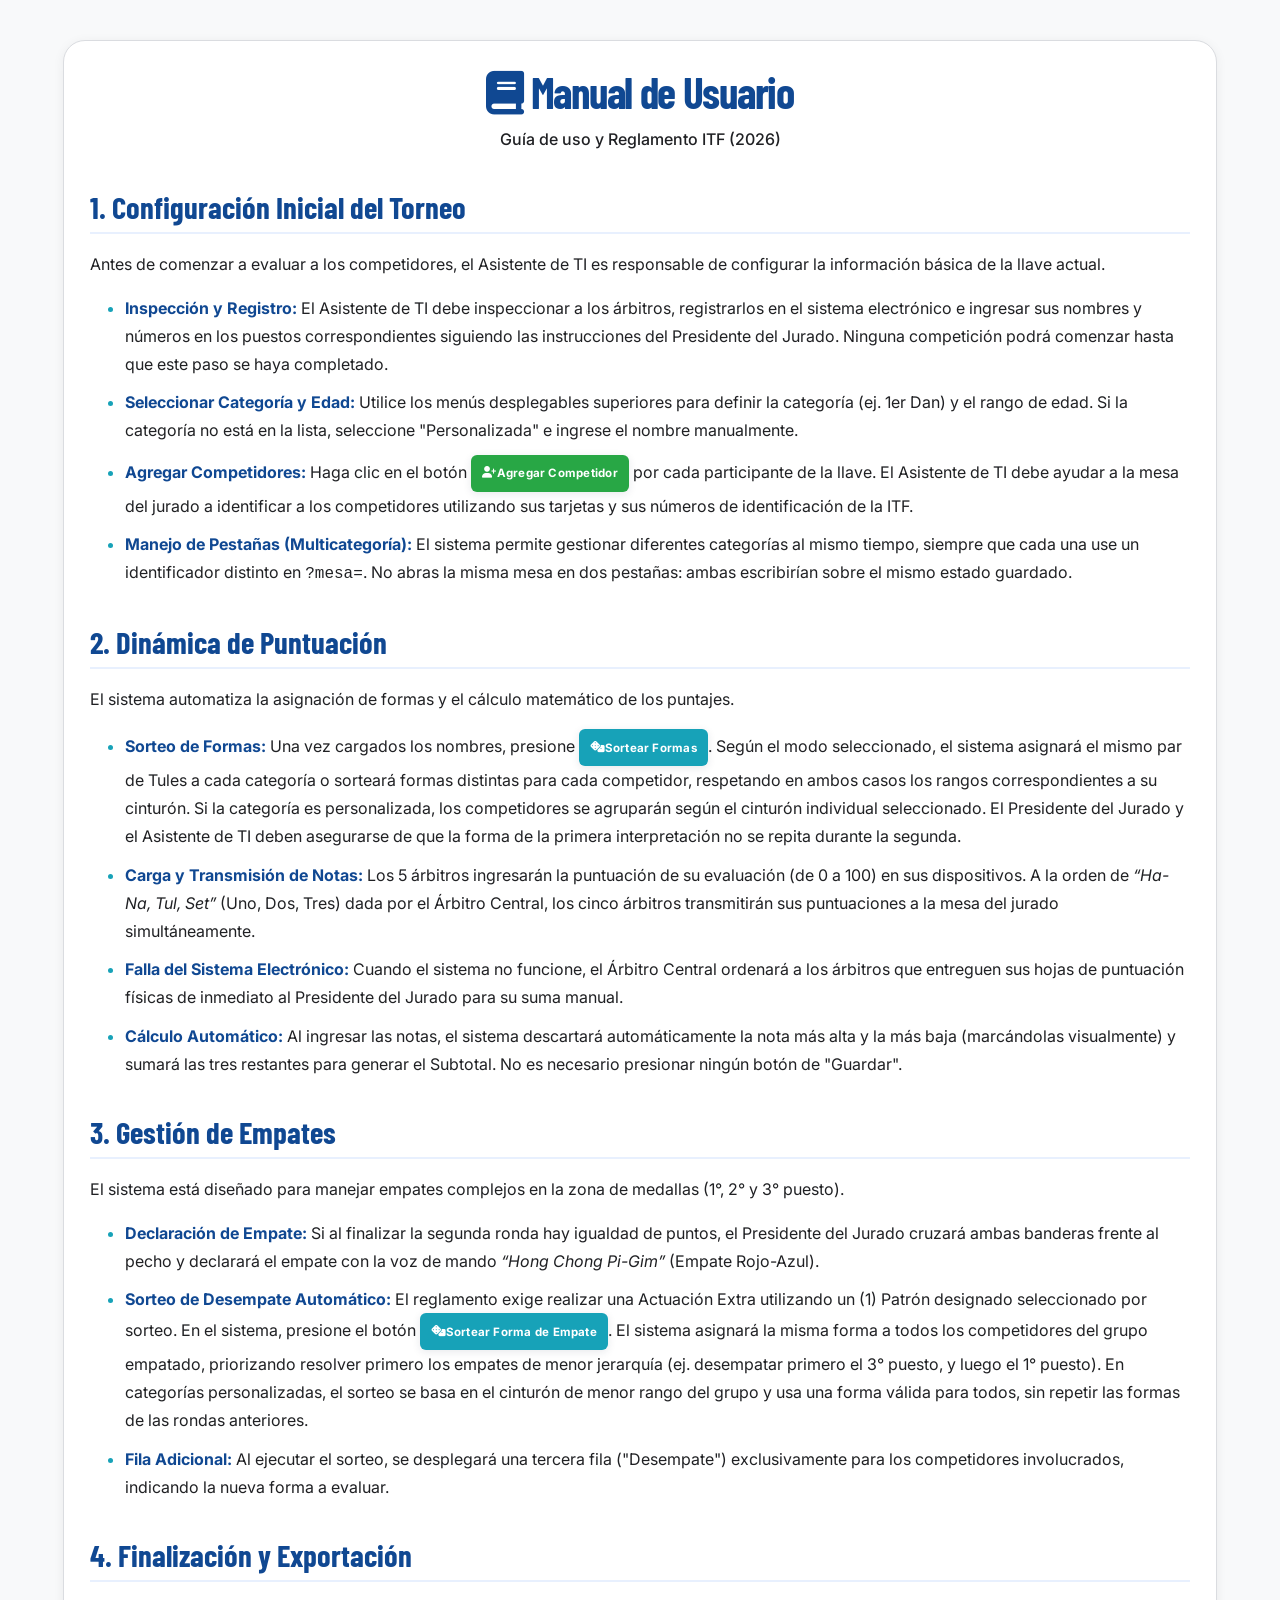
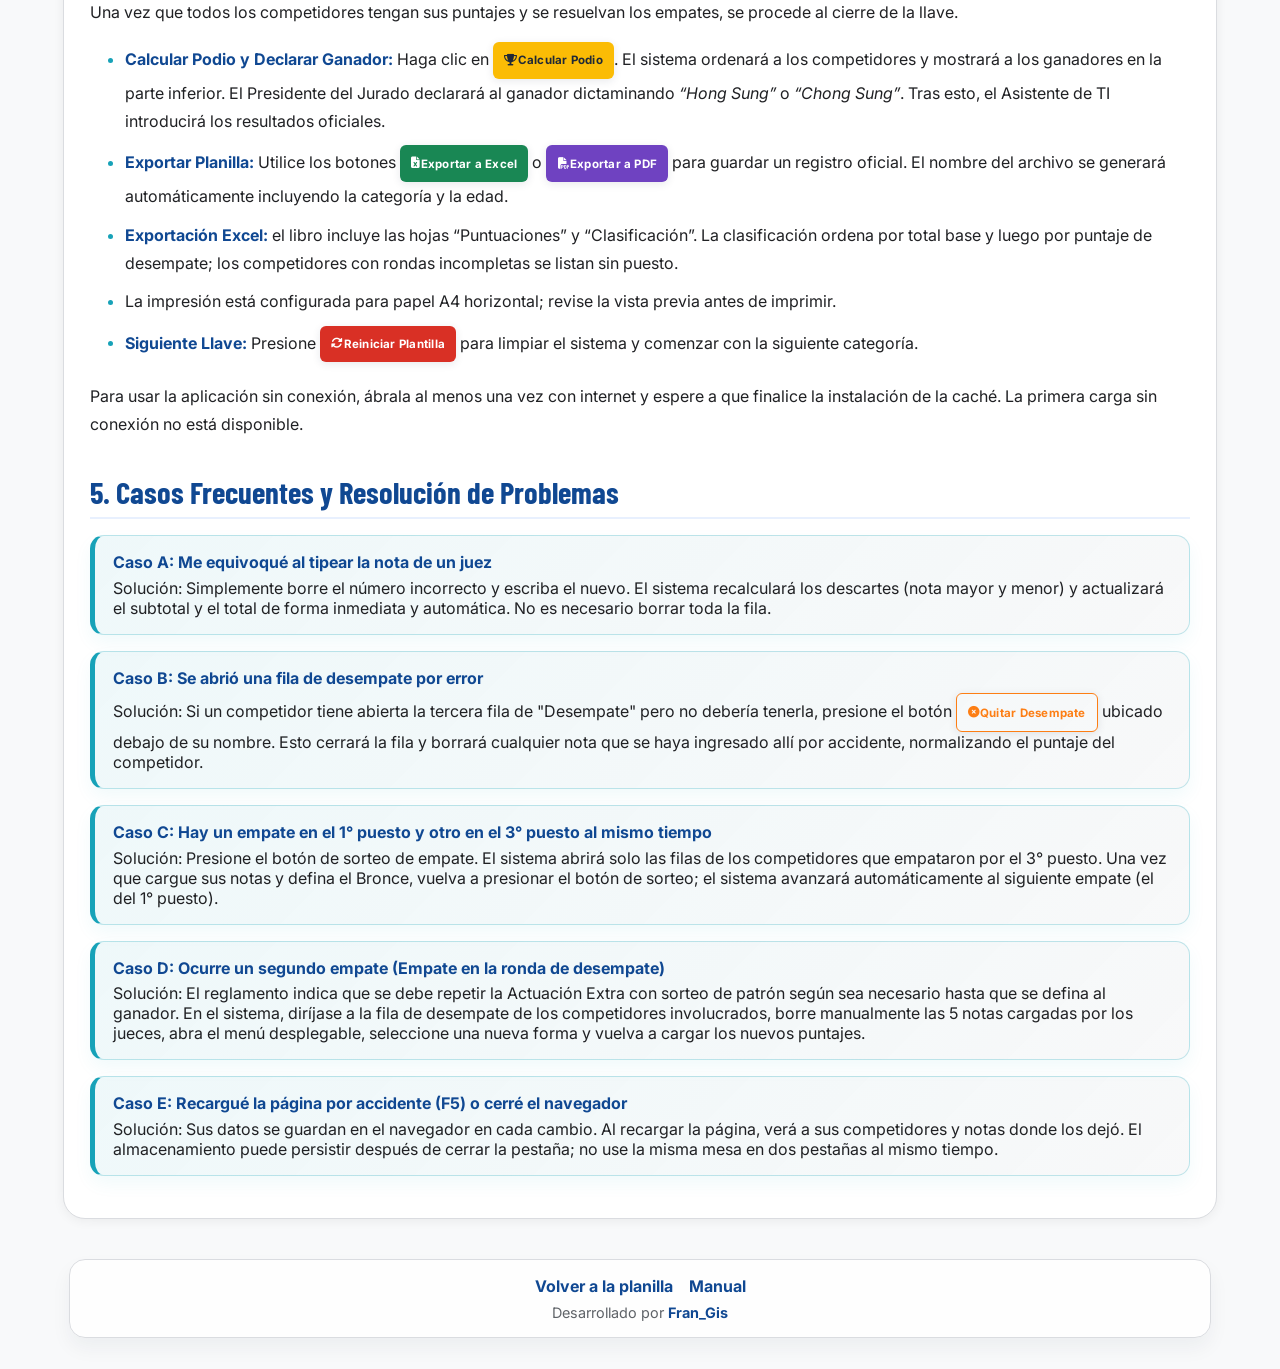
<file: pages/manual.html>
<!doctype html>
<html lang="es">
  <head>
    <meta charset="UTF-8" />
    <meta name="viewport" content="width=device-width, initial-scale=1.0" />
    <title>Manual de Usuario - Planilla ITF</title>
    <link rel="stylesheet" href="../styles/styles.css" />
    <link rel="stylesheet" href="https://cdnjs.cloudflare.com/ajax/libs/font-awesome/6.4.0/css/all.min.css" />
  </head>
  <body>
    <div class="manual-page-body">
      <main class="manual-page">
        <header>
          <h1><i class="fas fa-book"></i> Manual de Usuario</h1>
          <p class="manual-subtitle">Guía de uso y Reglamento ITF (2026)</p>
        </header>

        <section class="manual-container" aria-label="Manual de usuario">
          <h2>1. Configuración Inicial del Torneo</h2>
          <p>
            Antes de comenzar a evaluar a los competidores, el Asistente de TI es responsable de configurar la
            información básica de la llave actual.
          </p>
          <ul>
            <li>
              <strong>Inspección y Registro:</strong> El Asistente de TI debe inspeccionar a los árbitros, registrarlos
              en el sistema electrónico e ingresar sus nombres y números en los puestos correspondientes siguiendo las
              instrucciones del Presidente del Jurado. Ninguna competición podrá comenzar hasta que este paso se haya
              completado.
            </li>
            <li>
              <strong>Seleccionar Categoría y Edad:</strong> Utilice los menús desplegables superiores para definir la
              categoría (ej. 1er Dan) y el rango de edad. Si la categoría no está en la lista, seleccione
              "Personalizada" e ingrese el nombre manualmente.
            </li>
            <li>
              <strong>Agregar Competidores:</strong> Haga clic en el botón
              <span class="btn-badge bg-success"><i class="fas fa-user-plus"></i> Agregar Competidor</span>
              por cada participante de la llave. El Asistente de TI debe ayudar a la mesa del jurado a identificar a los
              competidores utilizando sus tarjetas y sus números de identificación de la ITF.
            </li>
            <li>
              <strong>Manejo de Pestañas (Multicategoría):</strong> El sistema permite gestionar diferentes categorías
              al mismo tiempo, siempre que cada una use un identificador distinto en <code>?mesa=</code>. No abras la
              misma mesa en dos pestañas: ambas escribirían sobre el mismo estado guardado.
            </li>
          </ul>

          <h2>2. Dinámica de Puntuación</h2>
          <p>El sistema automatiza la asignación de formas y el cálculo matemático de los puntajes.</p>
          <ul>
            <li>
              <strong>Sorteo de Formas:</strong> Una vez cargados los nombres, presione
              <span class="btn-badge bg-accent"><i class="fas fa-dice"></i> Sortear Formas</span>. Según el modo
              seleccionado, el sistema asignará el mismo par de Tules a cada categoría o sorteará formas distintas
              para cada competidor, respetando en ambos casos los rangos correspondientes a su cinturón. Si la
              categoría es personalizada, los competidores se agruparán según el cinturón individual seleccionado.
              El Presidente del Jurado y el Asistente de TI deben asegurarse de que la forma de la primera
              interpretación no se repita durante la segunda.
            </li>
            <li>
              <strong>Carga y Transmisión de Notas:</strong> Los 5 árbitros ingresarán la puntuación de su evaluación
              (de 0 a 100) en sus dispositivos. A la orden de <em>“Ha-Na, Tul, Set”</em> (Uno, Dos, Tres) dada por el
              Árbitro Central, los cinco árbitros transmitirán sus puntuaciones a la mesa del jurado simultáneamente.
            </li>
            <li>
              <strong>Falla del Sistema Electrónico:</strong> Cuando el sistema no funcione, el Árbitro Central ordenará
              a los árbitros que entreguen sus hojas de puntuación físicas de inmediato al Presidente del Jurado para su
              suma manual.
            </li>
            <li>
              <strong>Cálculo Automático:</strong> Al ingresar las notas, el sistema descartará automáticamente la nota
              más alta y la más baja (marcándolas visualmente) y sumará las tres restantes para generar el Subtotal. No
              es necesario presionar ningún botón de "Guardar".
            </li>
          </ul>

          <h2>3. Gestión de Empates</h2>
          <p>El sistema está diseñado para manejar empates complejos en la zona de medallas (1°, 2° y 3° puesto).</p>
          <ul>
            <li>
              <strong>Declaración de Empate:</strong> Si al finalizar la segunda ronda hay igualdad de puntos, el
              Presidente del Jurado cruzará ambas banderas frente al pecho y declarará el empate con la voz de mando
              <em>“Hong Chong Pi-Gim”</em> (Empate Rojo-Azul).
            </li>
            <li>
              <strong>Sorteo de Desempate Automático:</strong> El reglamento exige realizar una Actuación Extra
              utilizando un (1) Patrón designado seleccionado por sorteo. En el sistema, presione el botón
              <span class="btn-badge bg-accent"><i class="fas fa-dice"></i> Sortear Forma de Empate</span>. El sistema
              asignará la misma forma a todos los competidores del grupo empatado, priorizando resolver primero los
              empates de menor jerarquía (ej. desempatar primero el 3° puesto, y luego el 1° puesto). En categorías
              personalizadas, el sorteo se basa en el cinturón de menor rango del grupo y usa una forma válida para
              todos, sin repetir las formas de las rondas anteriores.
            </li>
            <li>
              <strong>Fila Adicional:</strong> Al ejecutar el sorteo, se desplegará una tercera fila ("Desempate")
              exclusivamente para los competidores involucrados, indicando la nueva forma a evaluar.
            </li>
          </ul>

          <h2>4. Finalización y Exportación</h2>
          <p>
            Una vez que todos los competidores tengan sus puntajes y se resuelvan los empates, se procede al cierre de
            la llave.
          </p>
          <ul>
            <li>
              <strong>Calcular Podio y Declarar Ganador:</strong> Haga clic en
              <span class="btn-badge bg-warning"><i class="fas fa-trophy"></i> Calcular Podio</span>. El sistema
              ordenará a los competidores y mostrará a los ganadores en la parte inferior. El Presidente del Jurado
              declarará al ganador dictaminando <em>“Hong Sung”</em> o <em>“Chong Sung”</em>. Tras esto, el Asistente de
              TI introducirá los resultados oficiales.
            </li>
            <li>
              <strong>Exportar Planilla:</strong> Utilice los botones
              <span class="btn-badge bg-excel"><i class="fas fa-file-excel"></i> Exportar a Excel</span>
              o
              <span class="btn-badge bg-pdf"><i class="fas fa-file-pdf"></i> Exportar a PDF</span>
              para guardar un registro oficial. El nombre del archivo se generará automáticamente incluyendo la
              categoría y la edad.
            </li>
            <li>
              <strong>Exportación Excel:</strong> el libro incluye las hojas “Puntuaciones” y “Clasificación”. La
              clasificación ordena por total base y luego por puntaje de desempate; los competidores con rondas
              incompletas se listan sin puesto.
            </li>
            <li>La impresión está configurada para papel A4 horizontal; revise la vista previa antes de imprimir.</li>
            <li>
              <strong>Siguiente Llave:</strong> Presione
              <span class="btn-badge bg-danger"><i class="fas fa-sync-alt"></i> Reiniciar Plantilla</span>
              para limpiar el sistema y comenzar con la siguiente categoría.
            </li>
          </ul>

          <p>
            Para usar la aplicación sin conexión, ábrala al menos una vez con internet y espere a que finalice la
            instalación de la caché. La primera carga sin conexión no está disponible.
          </p>

          <h2>5. Casos Frecuentes y Resolución de Problemas</h2>

          <div class="caso-estudio">
            <strong>Caso A: Me equivoqué al tipear la nota de un juez</strong><br />
            Solución: Simplemente borre el número incorrecto y escriba el nuevo. El sistema recalculará los descartes
            (nota mayor y menor) y actualizará el subtotal y el total de forma inmediata y automática. No es necesario
            borrar toda la fila.
          </div>

          <div class="caso-estudio">
            <strong>Caso B: Se abrió una fila de desempate por error</strong><br />
            Solución: Si un competidor tiene abierta la tercera fila de "Desempate" pero no debería tenerla, presione el
            botón
            <span class="btn-badge bg-desempate"><i class="fas fa-times-circle"></i> Quitar Desempate</span>
            ubicado debajo de su nombre. Esto cerrará la fila y borrará cualquier nota que se haya ingresado allí por
            accidente, normalizando el puntaje del competidor.
          </div>

          <div class="caso-estudio">
            <strong>Caso C: Hay un empate en el 1° puesto y otro en el 3° puesto al mismo tiempo</strong><br />
            Solución: Presione el botón de sorteo de empate. El sistema abrirá solo las filas de los competidores que
            empataron por el 3° puesto. Una vez que cargue sus notas y defina el Bronce, vuelva a presionar el botón de
            sorteo; el sistema avanzará automáticamente al siguiente empate (el del 1° puesto).
          </div>

          <div class="caso-estudio">
            <strong>Caso D: Ocurre un segundo empate (Empate en la ronda de desempate)</strong><br />
            Solución: El reglamento indica que se debe repetir la Actuación Extra con sorteo de patrón según sea
            necesario hasta que se defina al ganador. En el sistema, diríjase a la fila de desempate de los competidores
            involucrados, borre manualmente las 5 notas cargadas por los jueces, abra el menú desplegable, seleccione
            una nueva forma y vuelva a cargar los nuevos puntajes.
          </div>

          <div class="caso-estudio">
            <strong>Caso E: Recargué la página por accidente (F5) o cerré el navegador</strong><br />
            Solución: Sus datos se guardan en el navegador en cada cambio. Al recargar la página, verá a sus
            competidores y notas donde los dejó. El almacenamiento puede persistir después de cerrar la pestaña; no use
            la misma mesa en dos pestañas al mismo tiempo.
          </div>
        </section>
      </main>

      <footer class="manual-footer">
        <nav class="manual-footer-nav" aria-label="Navegación del manual">
          <a href="../index.html">Volver a la planilla</a>
          <a href="./manual.html">Manual</a>
        </nav>
        <p>
          Desarrollado por
          <a href="https://github.com/Francisco-Gismondi" target="_blank" rel="noopener noreferrer">
            <strong>Fran_Gis</strong>
          </a>
        </p>
      </footer>
    </div>

    <script src="../scripts/inicializacion.js" data-service-worker="../sw.js"></script>
  </body>
</html>
</file>
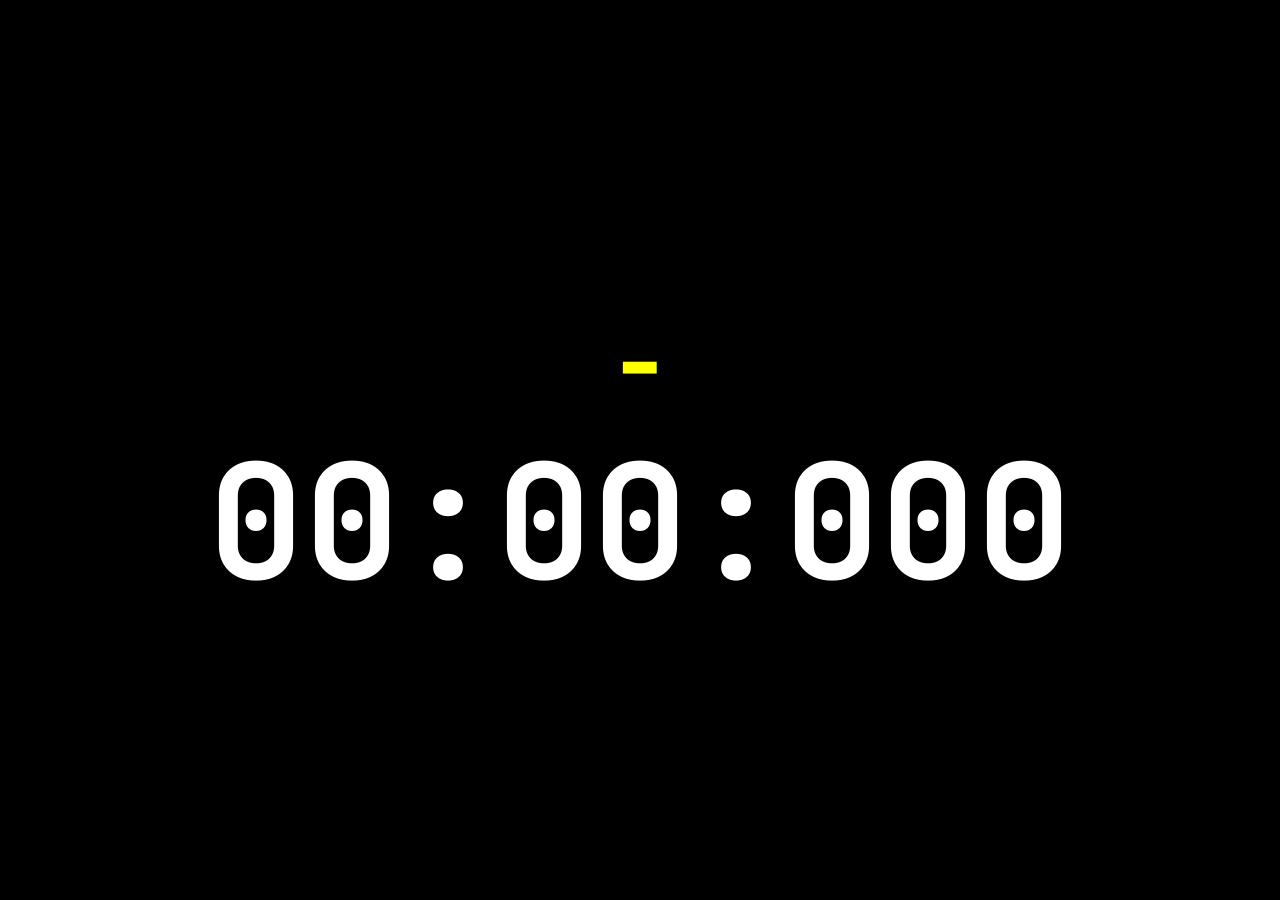
<file: pages/marcador.html>
<!doctype html>
<html lang="es">
  <head>
    <meta charset="UTF-8" />
    <meta name="viewport" content="width=device-width, initial-scale=1.0" />
    <title>Marcador Público</title>
    <link rel="stylesheet" href="https://cdnjs.cloudflare.com/ajax/libs/font-awesome/6.4.0/css/all.min.css" />
    <link rel="stylesheet" href="../styles/styles.css" />
  </head>
  <body class="marcador-page-body">
    <div id="nombreFormaTV">-</div>
    <div id="displayTV">00:00:000</div>
    <script src="../scripts/marcador.js"></script>
  </body>
</html>
</file>
<file: styles/styles.css>
@import url("https://fonts.googleapis.com/css2?family=Barlow+Condensed:wght@500;600;700&family=Inter:wght@400;500;600;700&family=JetBrains+Mono:wght@400;500;700&display=swap");
@layer base, componentes, paginas, responsive, impresion;

:root {
  --color-fondo: #f8f9fa;
  --color-superficie: #ffffff;
  --color-superficie-suave: #f1f3f4;
  --color-principal: #104892;
  --color-principal-suave: #e8f0fe;
  --color-acento: #17a2b8;
  --color-exito: #28a745;
  --color-advertencia: #fbbc05;
  --color-peligro: #d93025;
  --color-texto: #202124;
  --color-texto-secundario: #5f6368;
  --color-borde: #dadce0;
  --color-enlace-tiempo: #0056b3;
  --sombra-panel: 0 2px 12px rgba(0, 0, 0, 0.06);

  --espaciado-xs: 4px;
  --espaciado-sm: 6px;
  --espaciado-md: 10px;
  --espaciado-lg: 15px;
  --espaciado-xl: 20px;
  --espaciado-xxl: 24px;

  --radio-control: 4px;
  --radio-panel: 8px;
  --radio-redondo: 6px;

  --fuente-titulo: "Barlow Condensed", "Arial Narrow", sans-serif;
  --fuente-cuerpo: "Inter", "Segoe UI", system-ui, sans-serif;
  --fuente-numeros: "JetBrains Mono", monospace;

  --tamano-texto-xs: 0.82rem;
  --tamano-texto-sm: 0.9rem;
  --tamano-texto-md: 0.95rem;
  --tamano-texto-lg: 1rem;
  --tamano-texto-xl: 1.1rem;
  --tamano-titulo: 2.2rem;

  --altura-control: 48px;
  --ancho-contenido: 1200px;
}

/* ==========================================================================
   CAPA 1 · BASE
   Elementos HTML y tipografía. Sin clases de componentes.
   ========================================================================== */
@layer base {
  html,
  body {
    width: 100%;
    margin: 0;
    padding: 0;
  }

  body {
    font-family: var(--fuente-cuerpo);
    background-color: var(--color-fondo);
    color: #333;
    display: flex;
    flex-direction: column;
  }

  h1,
  h2,
  h3,
  .titulo-pagina,
  th {
    font-family: var(--fuente-titulo);
  }

  input[type="number"],
  .display-cronometro,
  #displayTV {
    font-family: var(--fuente-numeros);
    font-variant-numeric: tabular-nums;
  }

  input[type="number"],
  input[type="text"],
  select {
    width: 100%;
    min-height: var(--altura-control);
    box-sizing: border-box;
    padding: var(--espaciado-sm) var(--espaciado-md);
    border: 1px solid #ccc;
    border-radius: 4px;
    text-align: center;
    background-color: var(--color-superficie);
  }

  input[type="text"] {
    text-align: left;
  }

  button {
    display: inline-flex;
    align-items: center;
    justify-content: center;
    gap: 8px;
    min-height: var(--altura-control);
    padding: 10px 16px;
    border: 1px solid transparent;
    border-radius: var(--radio-redondo);
    font-family: var(--fuente-cuerpo);
    font-weight: 600;
    font-size: 1rem;
    line-height: 1.2;
    letter-spacing: 0.01em;
    cursor: pointer;
    transition:
      background-color 0.18s ease,
      border-color 0.18s ease,
      color 0.18s ease;
  }

  button i.fas {
    margin-right: 6px;
    font-size: 0.95em;
  }

  :focus-visible {
    outline: 3px solid #0056b3;
    outline-offset: 2px;
  }

  table {
    width: 100%;
    border-collapse: collapse;
    margin-bottom: 20px;
  }

  th,
  td {
    border: 1px solid var(--color-borde);
    padding: 12px 8px;
    text-align: center;
    background-color: var(--color-superficie);
  }

  th {
    background-color: var(--color-principal);
    color: white;
    font-size: clamp(0.9rem, 1.2vw, 1.05rem);
    text-transform: uppercase;
  }

  td {
    font-size: var(--tamano-texto-md);
  }
}

/* ==========================================================================
   CAPA 2 · COMPONENTES
   Layout, controles, tabla, cronómetro y podio.
   ========================================================================== */
@layer componentes {
  /* ---------- Layout ---------- */
  .page-shell {
    display: flex;
    flex-direction: column;
    min-height: calc(100vh - 40px);
    width: 100%;
  }

  .contenedor {
    max-width: 1400px;
    width: 100%;
    box-sizing: border-box;
    margin: 0 auto;
    background: var(--color-superficie);
    padding: var(--espaciado-xl);
    border-radius: var(--radio-panel);
    box-shadow: 0 4px 6px rgba(0, 0, 0, 0.1);
  }

  .table-container {
    width: 100%;
    overflow-x: auto;
    -webkit-overflow-scrolling: touch;
  }

  .valor-forma-pdf {
    display: none;
  }

  .controles-superiores {
    display: flex;
    justify-content: space-between;
    margin-bottom: 20px;
    padding: 15px;
    background-color: var(--color-superficie);
    position: sticky;
    top: 0;
    z-index: 100;
    border-radius: 8px;
    box-shadow: 0 4px 6px rgba(0, 0, 0, 0.08);
    border: 1px solid var(--color-borde);
  }

  .numero-competidor {
    text-align: left;
    display: flex;
    align-items: center;
    font-weight: 700;
    font-size: clamp(1rem, 1.8vw, 1.15rem);
    color: var(--color-principal);
  }

  .grupo-botones {
    display: flex;
    gap: 10px;
  }

  .grupo-botones-principales button {
    align-items: center;
    min-width: 150px;
  }

  .grupo-botones-cuadrado {
    display: grid;
    grid-template-columns: repeat(2, minmax(0, 1fr));
    gap: 6px;
    width: min(100%, 400px);
  }

  .grupo-botones-cuadrado button {
    width: 100%;
    min-width: 0;
    min-height: 44px;
    padding: 7px 9px;
    font-size: 0.9rem;
    margin: 0;
  }

  .encabezado-torneo {
    display: flex;
    gap: 20px;
    margin-bottom: 20px;
    background-color: var(--color-superficie-suave);
    padding: 15px;
    border-radius: 6px;
    border: 1px solid var(--color-borde);
  }

  .encabezado-torneo .campo {
    flex: 1;
    display: flex;
    flex-direction: column;
    gap: 5px;
  }

  .encabezado-torneo label {
    font-weight: bold;
    font-size: var(--tamano-texto-sm);
    color: #495057;
  }

  .controles {
    display: flex;
    gap: 15px;
    margin-top: 20px;
    justify-content: center;
  }

  .seccion-podio {
    text-align: center;
    border-top: 2px dashed #ccc;
    padding-top: 20px;
  }

  .encabezado-principal {
    width: 100%;
  }

  .title-wrapper {
    position: relative;
    display: flex;
    align-items: center;
    justify-content: center;
    margin-bottom: 16px;
  }

  .titulo-link {
    display: flex;
    align-items: center;
    justify-content: center;
    gap: 12px;
    max-width: calc(100% - 96px);
    margin: 0 auto;
    color: inherit;
    text-decoration: none;
  }

  .btn-menu-configuracion {
    position: absolute;
    top: 50%;
    right: 0;
    width: 48px;
    min-width: 48px;
    height: 48px;
    min-height: 48px;
    padding: 0;
    transform: translateY(-50%);
    background-color: var(--color-superficie);
    border-color: var(--color-borde);
    color: var(--color-principal);
    font-size: 1.2rem;
  }

  .btn-menu-configuracion i.fas,
  .btn-cerrar-configuracion i.fas {
    margin: 0;
  }

  .menu-overlay {
    position: fixed;
    inset: 0;
    z-index: 2000;
    display: grid;
    justify-items: end;
    align-items: start;
    padding: 16px;
    box-sizing: border-box;
    background-color: rgba(20, 30, 45, 0.28);
  }

  .menu-overlay[hidden] {
    display: none;
  }

  .panel-configuracion {
    width: min(360px, 100%);
    max-height: min(70vh, 520px);
    max-height: min(70dvh, 520px);
    overflow-y: auto;
    box-sizing: border-box;
    padding: 20px;
    border: 1px solid var(--color-borde);
    border-radius: var(--radio-panel);
    background-color: var(--color-superficie);
    box-shadow: 0 12px 32px rgba(0, 0, 0, 0.2);
  }

  .encabezado-configuracion {
    display: flex;
    align-items: center;
    justify-content: space-between;
    gap: 12px;
  }

  .encabezado-configuracion h2 {
    margin: 0;
    color: var(--color-texto);
    font-size: 1.6rem;
    text-align: left;
  }

  .btn-cerrar-configuracion {
    width: 44px;
    min-width: 44px;
    height: 44px;
    min-height: 44px;
    padding: 0;
    background: transparent;
    color: var(--color-texto-secundario);
  }

  .mensaje-configuracion {
    margin: 18px 0 0;
    color: var(--color-texto-secundario);
    line-height: 1.5;
  }

  .switch {
    position: relative;
    display: flex;
    align-items: center;
    gap: 12px;
    width: 100%;
    min-height: 44px;
    margin-top: 16px;
    color: var(--color-texto);
    line-height: 1.4;
    cursor: pointer;
  }

  .switch input {
    opacity: 0;
    width: 0;
    height: 0;
  }

  .slider {
    position: relative;
    display: block;
    flex: 0 0 60px;
    width: 60px;
    height: 34px;
    background-color: #ccc;
    transition: 0.4s;
    border-radius: 34px;
  }

  .slider:before {
    position: absolute;
    content: "";
    height: 26px;
    width: 26px;
    left: 4px;
    bottom: 4px;
    background-color: white;
    transition: 0.4s;
    border-radius: 50%;
  }

  .switch input:checked + .slider {
    background-color: var(--color-exito);
  }

  .switch input:checked + .slider:before {
    transform: translateX(26px);
  }

  .switch input:focus-visible + .slider {
    outline: 3px solid #0056b3;
    outline-offset: 3px;
  }

  .switch-label {
    flex: 1;
  }

  .slider::after {
    content: "OFF";
    position: absolute;
    right: 5px;
    top: 50%;
    transform: translateY(-50%);
    color: white;
    font-family: Arial, sans-serif;
    font-size: 12px;
    font-weight: bold;
    transition: 0.4s;
  }

  .switch input:checked + .slider::after {
    content: "ON";
    left: 5px;
    right: auto;
  }

  .titulo-icono {
    width: 64px;
    height: 64px;
    object-fit: contain;
    filter: drop-shadow(0 2px 4px rgba(26, 44, 66, 0.15));
  }

  .titulo-pagina {
    margin: 0;
    font-size: clamp(1.9rem, 4vw, 2.6rem);
    text-align: center;
    color: var(--color-texto);
  }

  .contenido-principal {
    flex: 1;
  }

  .firma-creador {
    margin-top: auto;
    padding: 14px 0 6px;
    text-align: center;
    color: #6c757d;
    font-size: 0.8rem;
    opacity: 0.75;
  }

  .firma-creador p {
    margin: 0;
  }

  /* ---------- Tabla de competidores ----------*/
  .fila-oscura {
    background-color: var(--color-superficie-suave);
  }

  .fila-oscura td,
  .fila-desempate td,
  :where(#tablaCompetidores) tbody tr td {
    background-color: inherit;
  }

  :where(#tablaCompetidores) td input,
  :where(#tablaCompetidores) td select,
  :where(#tablaCompetidores) td button {
    background-color: var(--color-superficie);
  }

  :where(#tablaCompetidores) td input,
  :where(#tablaCompetidores) td select {
    font-size: var(--tamano-texto-md);
  }

  :where(#tablaCompetidores) td input[type="number"] {
    font-size: 1rem;
  }

  .fila-desempate {
    background-color: #fff3cd;
  }

  .juez-descartado {
    text-decoration: line-through;
    color: var(--color-peligro);
    background-color: #f8d7da;
    opacity: 0.8;
  }

  .alerta-empate {
    font-size: var(--tamano-texto-xs);
    color: var(--color-peligro);
    background: white;
    padding: 3px 6px;
    border-radius: 4px;
    margin-top: 8px;
    line-height: 1.2;
    font-weight: bold;
    border: 1px solid var(--color-peligro);
    text-transform: uppercase;
  }

  /* ---------- Botones ---------- */
  .btn-eliminar {
    background-color: transparent;
    color: var(--color-peligro);
    border: 1px solid var(--color-peligro);
    min-height: 44px;
    padding: 7px 12px;
    margin-top: 8px;
    font-size: var(--tamano-texto-sm);
    width: 100%;
    border-radius: var(--radio-redondo);
  }

  .btn-eliminar:hover,
  .btn-eliminar:focus {
    background-color: var(--color-peligro);
    border-color: var(--color-peligro);
    color: white;
  }

  .btn-desempate {
    background-color: transparent;
    color: #fd7e14;
    border: 1px solid #fd7e14;
    min-height: 44px;
    padding: 7px 12px;
    margin-top: 8px;
    font-size: var(--tamano-texto-sm);
    width: 100%;
    border-radius: var(--radio-redondo);
  }

  .btn-desempate:hover,
  .btn-desempate:focus {
    background-color: #fd7e14;
    border-color: #fd7e14;
    color: white;
  }

  .btn-agregar {
    background-color: var(--color-exito);
    color: white;
    border-radius: var(--radio-redondo);
    align-self: center;
  }

  .btn-agregar:hover {
    background-color: #218838;
  }

  .btn-podio {
    background-color: var(--color-advertencia);
    color: #212529;
    border-radius: var(--radio-redondo);
    align-self: center;
  }

  .btn-podio:hover {
    background-color: #e0a800;
  }

  .btn-nueva-llave {
    background-color: #6c757d;
    color: white;
    border-radius: var(--radio-redondo);
  }

  .btn-nueva-llave:hover {
    background-color: #5a6268;
  }

  .btn-pdf {
    background-color: #0056b3;
    color: white;
    border-radius: var(--radio-redondo);
  }

  .btn-pdf:hover {
    background-color: #004080;
  }

  .btn-reiniciar {
    background-color: var(--color-peligro);
    color: white;
    border-radius: var(--radio-redondo);
  }

  .btn-reiniciar:hover {
    background-color: #c82333;
  }

  .btn-excel {
    background-color: #1d6f42;
    color: white;
    border-radius: var(--radio-redondo);
  }

  .btn-excel:hover {
    background-color: #155724;
  }

  /* ---------- Cronómetro ---------- */
  .cronometro-widget {
    display: grid;
    grid-template-columns: repeat(4, 48px);
    justify-content: center;
    align-items: center;
    gap: 10px;
    min-width: 0;
    padding: 5px 8px;
    margin-right: 10px;
    background: #343a40;
    color: white;
    border-radius: 5px;
  }

  .forma-cronometro {
    grid-row: 1;
    grid-column: 1 / -1;
    min-width: 0;
    overflow: hidden;
    text-overflow: ellipsis;
    white-space: nowrap;
    font-size: 1.2rem;
    font-weight: 600;
    color: #ffe14d;
    text-align: center;
  }

  .display-cronometro {
    grid-row: 1;
    grid-column: 1 / span 4;
    width: 100%;
    min-width: 11ch;
    font-size: clamp(1.3rem, 2.2vw, 1.8rem);
    font-weight: 700;
    line-height: 1;
    text-align: center;
    white-space: nowrap;
  }

  .cronometro-widget .display-cronometro {
    grid-row: 2;
    grid-column: 1 / -1;
  }

  .cronometro-widget .btn-cronometro {
    grid-row: 3;
  }

  .btn-cronometro {
    flex: 0 0 44px;
    min-width: 44px;
    min-height: 44px;
    padding: 5px;
    border: 0;
    border-radius: 4px;
    color: white;
    cursor: pointer;
  }

  .btn-cronometro i.fas {
    margin-right: 0;
  }

  .btn-cronometro-play {
    background: #28a745;
  }

  .btn-cronometro-pausa {
    background: var(--color-advertencia);
    color: #212529;
  }

  .btn-cronometro-reset {
    background: var(--color-peligro);
  }

  .btn-cronometro-tv {
    flex-basis: auto;
    min-width: 48px;
    background: var(--color-acento);
  }

  .estado-monitor {
    grid-column: 1 / -1;
    font-size: 0.72rem;
    color: #adb5bd;
    text-align: center;
    white-space: nowrap;
  }

  .estado-monitor.monitor-conectado {
    color: #8ce99a;
  }

  /* ---------- Podio ---------- */
  .nombres-podio {
    font-size: var(--tamano-texto-sm);
    font-weight: normal;
    margin: 5px 0;
    display: block;
    line-height: 1.3;
  }

  .podio-container {
    display: flex;
    justify-content: center;
    align-items: flex-end;
    gap: 15px;
    min-height: 220px;
    margin-top: 20px;
  }

  .puesto {
    min-width: 130px;
    max-width: 250px;
    border-radius: 8px 8px 0 0;
    display: flex;
    flex-direction: column;
    justify-content: flex-start;
    padding: 15px 5px 5px;
    font-weight: bold;
    box-shadow: 0 4px 6px rgba(0, 0, 0, 0.15);
    word-wrap: break-word;
    height: auto;
    min-height: 120px;
  }

  .puesto span {
    font-size: 0.85em;
    font-weight: normal;
    margin-top: 5px;
  }

  .oro {
    background-color: #ffd700;
    min-height: 170px;
    z-index: 3;
    color: #856404;
  }

  .plata {
    background-color: #e3e4e5;
    min-height: 130px;
    z-index: 2;
    color: #383d41;
  }

  .bronce {
    background-color: #cd7f32;
    min-height: 95px;
    z-index: 1;
    color: #fff;
  }
}

/* ==========================================================================
   CAPA 3 · PÁGINAS
   Manual de uso y pantalla pública (marcador).
   ========================================================================== */
@layer paginas {
  /* ---------- Manual ---------- */
  body.manual-page-body {
    margin: 0;
    min-height: 100vh;
    background: linear-gradient(180deg, #edf2f7 0%, var(--color-fondo) 100%);
    color: var(--color-texto);
    font-family: var(--fuente-cuerpo);
  }

  .manual-page {
    max-width: 1100px;
    margin: 40px auto;
    padding: clamp(1.5rem, 2vw, 2.5rem);
    background: var(--color-superficie);
    border: 1px solid var(--color-borde);
    border-radius: 22px;
    box-shadow: var(--sombra-panel);
  }

  .manual-page h1 {
    margin: 0 0 0.5rem;
    color: var(--color-principal);
    font-size: clamp(2.4rem, 3.4vw, 3.4rem);
    line-height: 1.15;
    text-align: center;
    letter-spacing: -0.03em;
  }

  .manual-subtitle {
    margin: 0 0 2rem;
    text-align: center;
    color: var(--color-texto-secundario);
    font-size: 1rem;
    font-weight: 500;
  }

  .manual-page h2 {
    margin: 2.2rem 0 0.8rem;
    padding-bottom: 0.45rem;
    color: var(--color-principal);
    font-size: clamp(1.8rem, 2.4vw, 2.2rem);
    border-bottom: 2px solid var(--color-principal-suave);
  }

  .manual-page p,
  .manual-page li {
    color: var(--color-texto);
    font-size: 1rem;
    line-height: 1.75;
  }

  .manual-page ul {
    margin: 0.8rem 0 1.2rem 1.2rem;
    padding-left: 1rem;
  }

  .manual-page li {
    margin-bottom: 0.65rem;
  }

  .manual-page li::marker {
    color: var(--color-acento);
    font-weight: 700;
  }

  .manual-page strong {
    color: var(--color-principal);
  }

  .manual-page .caso-estudio {
    margin: 1rem 0;
    padding: 1rem 1.1rem;
    background: linear-gradient(135deg, rgba(23, 162, 184, 0.07), rgba(26, 44, 66, 0.03));
    border: 1px solid rgba(23, 162, 184, 0.25);
    border-left: 5px solid var(--color-acento);
    border-radius: 14px;
    color: var(--color-texto);
    box-shadow: 0 8px 18px rgba(23, 162, 184, 0.06);
  }

  .manual-page .caso-estudio strong {
    display: inline-block;
    margin-bottom: 0.35rem;
  }

  .manual-footer {
    max-width: 1100px;
    margin: 1.25rem auto 2rem;
    padding: 1rem 1.25rem;
    background: rgba(255, 255, 255, 0.9);
    border: 1px solid var(--color-borde);
    border-radius: 16px;
    box-shadow: 0 10px 20px rgba(26, 44, 66, 0.05);
    text-align: center;
  }

  .manual-footer-nav {
    display: flex;
    justify-content: center;
    align-items: center;
    flex-wrap: wrap;
    gap: 1rem;
    margin-bottom: 0.5rem;
  }

  .manual-footer a,
  .footer-links a {
    color: var(--color-principal);
    text-decoration: none;
    font-weight: 700;
    transition: opacity 0.2s ease;
  }

  .manual-footer a:hover,
  .footer-links a:hover {
    opacity: 0.75;
  }

  .manual-footer p,
  .footer-links {
    margin: 0;
    color: var(--color-texto-secundario);
    font-size: 0.9rem;
  }

  .btn-badge {
    display: inline-flex;
    align-items: center;
    justify-content: center;
    padding: 0.28rem 0.7rem;
    min-height: 28px;
    border-radius: var(--radio-redondo);
    font-size: 0.72rem;
    font-weight: 700;
    letter-spacing: 0.02em;
    vertical-align: middle;
    box-shadow: 0 2px 8px rgba(26, 44, 66, 0.1);
  }

  .bg-success {
    background: var(--color-exito);
    color: white;
  }

  .bg-excel {
    background: #198754;
    color: white;
  }

  .bg-pdf {
    background: #6f42c1;
    color: white;
  }

  .bg-accent {
    background: var(--color-acento);
    color: white;
  }

  .bg-warning {
    background: var(--color-advertencia);
    color: #1f2937;
  }

  .bg-danger {
    background: var(--color-peligro);
    color: white;
  }

  .bg-desempate {
    background-color: transparent;
    color: #fd7e14;
    border: 1px solid #fd7e14;
  }

  /* ---------- Marcador (pantalla pública) ---------- */
  body.marcador-page-body {
    background-color: #000;
    color: #fff;
    font-weight: bold;
    font-family: var(--fuente-cuerpo);
    display: flex;
    flex-direction: column;
    justify-content: center;
    align-items: center;
    height: 100vh;
    margin: 0;
    overflow: hidden;
  }

  #nombreFormaTV {
    max-width: 94vw;
    font-weight: bold;
    font-size: clamp(1.5rem, 8vw, 9rem);
    color: #ffff00;
    margin-bottom: 20px;
    text-transform: uppercase;
    text-align: center;
    overflow-wrap: anywhere;
  }

  #displayTV {
    max-width: 96vw;
    font-size: clamp(3rem, 14vw, 10rem);
    font-weight: bold;
    line-height: 1;
    white-space: nowrap;
  }

  .tiempo-agotado {
    color: var(--color-peligro);
  }
}

/* ==========================================================================
   CAPA 4 · RESPONSIVE
   ========================================================================== */
@layer responsive {
  @media (max-width: 1024px) {
    body:not(.marcador-page-body) {
      padding: 10px;
      margin: 0;
      box-sizing: border-box;
    }

    .contenedor {
      width: 100%;
      padding: 14px;
      border-radius: 6px;
      box-sizing: border-box;
    }

    .controles-superiores {
      flex-direction: column;
      gap: 10px;
      padding: 12px;
      position: sticky;
      top: 10px;
      z-index: 100;
    }

    .grupo-botones {
      flex-direction: column;
      width: 100%;
    }

    .grupo-botones-principales {
      display: grid;
      grid-template-columns: repeat(2, minmax(0, 1fr));
      gap: 8px;
    }

    .grupo-botones-principales button {
      width: 100%;
      min-width: 0;
      min-height: 44px;
      padding: 8px 10px;
      font-size: 0.82rem;
    }

    .grupo-botones-cuadrado {
      width: 100%;
    }

    .grupo-botones-cuadrado button {
      min-height: 44px;
      padding: 10px 14px;
      font-size: 0.82rem;
    }

    .grupo-botones button {
      width: 100%;
      min-height: 44px;
      padding: 10px 14px;
      font-size: 0.82rem;
    }

    .btn-eliminar,
    .btn-desempate {
      min-height: 44px;
      padding: 8px 12px;
    }

    .encabezado-torneo {
      flex-direction: column;
      gap: 12px;
      padding: 12px;
    }

    h2 {
      font-size: 1.9rem;
      text-align: center;
    }

    table {
      min-width: 950px;
      border-spacing: 0;
    }

    th,
    td {
      padding: 10px 8px;
      background-clip: padding-box;
    }

    #tablaCompetidores th:nth-child(3),
    #tablaCompetidores td:nth-child(3) {
      width: 60px;
      min-width: 60px;
    }

    #tablaCompetidores td select {
      width: 100%;
      min-width: 150px;
      font-size: 0.85rem;
    }

    #tablaCompetidores td input {
      min-height: 38px;
      width: 200px;
      font-size: 0.8rem;
    }

    #tablaCompetidores td input[type="number"] {
      width: 55px;
      min-width: 55px;
      text-align: center;
    }

    .cronometro-widget {
      display: flex;
      align-items: center;
      width: 100%;
      box-sizing: border-box;
      margin-right: 0;
      flex-wrap: wrap;
      row-gap: 4px;
    }

    .forma-cronometro {
      display: block;
      flex: 0 0 100%;
      text-align: left;
      font-size: 1.2rem;
    }

    .cronometro-widget .display-cronometro,
    .cronometro-widget .btn-cronometro {
      grid-row: auto;
    }

    .cronometro-widget .display-cronometro {
      flex: 1 1 auto;
      width: auto;
      text-align: left;
    }

    .btn-cronometro-tv {
      display: none;
    }

    .podio-container {
      flex-direction: column;
      align-items: stretch;
      gap: 12px;
      min-height: auto;
    }

    .puesto {
      min-width: 0;
      width: 100%;
    }

    /* Botones flotantes de "agregar" y "podio" */
    .controles-superiores .grupo-botones-principales .btn-agregar,
    .controles-superiores .grupo-botones-principales .btn-podio {
      position: fixed;
      right: 20px;
      min-width: unset;
      max-width: none;
      height: 50px;
      width: auto;
      border-radius: var(--radio-redondo);
      z-index: 1000;
      box-shadow: 0 4px 10px rgba(0, 0, 0, 0.3);
      font-size: 15px;
      padding: 0 20px;
      margin: 0;
      gap: 6px;
    }

    .controles-superiores .grupo-botones-principales .btn-agregar {
      bottom: 20px;
    }

    .controles-superiores .grupo-botones-principales .btn-podio {
      bottom: 80px;
    }

    #contenedor_sorteo .btn-agregar {
      position: static;
      width: 100%;
      min-width: 100%;
      max-width: none;
      height: auto;
      border-radius: var(--radio-redondo);
      box-shadow: none;
      margin: 0;
      padding: 10px 14px;
      display: inline-flex;
    }
  }

  @media (max-width: 1024px) and (orientation: landscape) {
    .controles-superiores {
      flex-direction: row;
      align-items: stretch;
      gap: 10px;
    }

    .grupo-botones {
      flex-direction: row;
      width: auto;
      flex: 1;
      flex-wrap: wrap;
    }

    .grupo-botones button {
      width: auto;
      min-width: 0;
      flex: 1;
    }

    .btn-podio {
      flex: 1.5;
    }

    .btn-nueva-llave {
      flex: 1.2;
    }

    .btn-excel,
    .btn-pdf {
      flex: 1;
    }

    table {
      min-width: 1100px;
    }

    #tablaCompetidores th:nth-child(3),
    #tablaCompetidores td:nth-child(3) {
      width: 50px;
    }

    #tablaCompetidores td select {
      min-width: 170px;
      font-size: 0.9rem;
    }
  }

  @media (max-width: 768px) {
    .contenedor {
      padding: 10px;
    }

    .titulo-pagina {
      font-size: clamp(1.35rem, 5vw, 1.9rem);
    }

    .titulo-link {
      gap: 8px;
    }

    .titulo-icono {
      width: 48px;
      height: 48px;
      flex: 0 0 48px;
    }

    .menu-overlay {
      padding: 10px;
    }

    .panel-configuracion {
      width: min(360px, 100%);
      max-height: min(70vh, 520px);
      max-height: min(70dvh, 520px);
      padding: 16px;
    }

    th,
    td {
      padding: 9px 7px;
    }

    .puesto {
      width: 100%;
      min-width: 0;
      max-width: none;
      box-sizing: border-box;
      border-radius: 8px;
      padding: 10px;
      flex-direction: row;
      justify-content: space-between;
      align-items: center;
      text-align: left;
    }

    .nombres-podio {
      flex: 1;
      text-align: center;
      padding: 0 10px;
    }

    .oro,
    .plata,
    .bronce {
      min-height: auto;
      height: auto;
    }

    .alerta-empate {
      margin-top: 0;
      margin-left: 10px;
    }

    .manual-page {
      margin: 20px 12px;
      padding: 1.1rem 1rem;
      border-radius: 16px;
    }

    .manual-page h2 {
      margin-top: 1.6rem;
    }

    .manual-page ul {
      margin-left: 0.8rem;
      padding-left: 0.7rem;
    }

    .btn-badge {
      display: inline-block;
      margin: 0.12rem 0;
      white-space: nowrap;
    }

    .cronometro-widget .btn-cronometro {
      flex: 0 0 35px;
      min-width: 35px;
      min-height: 35px;
    }
  }
}

/* ==========================================================================
   ACCESIBILIDAD
   ========================================================================== */
@layer base {
  @media (prefers-reduced-motion: reduce) {
    button {
      transition: none;
    }
  }
}

/* ==========================================================================
   IMPRESIÓN (PDF / papel)
   ========================================================================== */
@media print {
  @page {
    size: A4 landscape;
    margin: 10mm;
  }
}

@layer impresion {
  @media print {
    body {
      background-color: white;
      margin: 0;
      padding: 0;
    }

    .contenedor {
      box-shadow: none;
      border: none;
      max-width: 100%;
      width: 100%;
      margin: 0;
      padding: 0;
    }

    .ocultar-en-pdf,
    .controles-superiores,
    .btn-eliminar,
    .btn-desempate {
      display: none !important;
    }

    .valor-forma-pdf {
      display: block;
      width: 100%;
      overflow-wrap: anywhere;
      white-space: normal;
    }

    .table-container {
      overflow: visible;
    }

    table {
      table-layout: fixed;
      width: 100%;
      min-width: 0;
      font-size: 10pt;
    }

    thead {
      display: table-header-group;
    }

    tfoot {
      display: table-footer-group;
    }

    th,
    td {
      padding: 4px;
      word-wrap: break-word;
    }

    input[type="text"],
    input[type="number"],
    select {
      border: none;
      background: transparent;
      font-size: 11pt;
      color: black;
      appearance: none;
      -webkit-appearance: none;
      padding: 0;
    }

    input[type="number"]::-webkit-inner-spin-button,
    input[type="number"]::-webkit-outer-spin-button {
      -webkit-appearance: none;
      margin: 0;
    }

    tr {
      page-break-inside: avoid;
      break-inside: avoid;
    }

    th,
    .oro,
    .plata,
    .bronce,
    .fila-oscura,
    .fila-desempate,
    .alerta-empate {
      print-color-adjust: exact;
      -webkit-print-color-adjust: exact;
    }

    th:nth-child(1) {
      width: 20%;
    }

    th:nth-child(3) {
      width: 15%;
    }

    th:nth-child(2),
    th:nth-child(4) {
      width: 8%;
    }

    th:nth-child(5),
    th:nth-child(6),
    th:nth-child(7),
    th:nth-child(8),
    th:nth-child(9) {
      width: 5%;
    }

    th:nth-child(10),
    th:nth-child(11) {
      width: 10%;
    }
  }
}

/* ==========================================================================
   MODO OSCURO
   ========================================================================== */
@media screen {
  :root[data-theme="dark"] {
    color-scheme: dark;

    --color-fondo: #121417;
    --color-superficie: #1e2125;
    --color-superficie-suave: #272b30;
    --color-principal: #7db3ff;
    --color-principal-suave: #1c2b45;
    --color-texto: #e8eaed;
    --color-texto-secundario: #9aa0a6;
    --color-borde: #3c4043;
    --color-enlace-tiempo: #8ab4f8;
    --sombra-panel: 0 2px 12px rgba(0, 0, 0, 0.5);
  }

  :root[data-theme="dark"] body {
    color: var(--color-texto);
  }

  :root[data-theme="dark"] input[type="number"],
  :root[data-theme="dark"] input[type="text"],
  :root[data-theme="dark"] select {
    border-color: var(--color-borde);
    color: var(--color-texto);
  }

  :root[data-theme="dark"] :focus-visible {
    outline-color: #8ab4f8;
  }

  :root[data-theme="dark"] th {
    background-color: #1a4f9c;
    color: #fff;
  }

  :root[data-theme="dark"] .contenedor,
  :root[data-theme="dark"] .controles-superiores {
    box-shadow: 0 4px 10px rgba(0, 0, 0, 0.5);
  }

  :root[data-theme="dark"] .encabezado-torneo label {
    color: var(--color-texto-secundario);
  }

  :root[data-theme="dark"] .seccion-podio {
    border-top-color: var(--color-borde);
  }

  :root[data-theme="dark"] .fila-desempate {
    background-color: rgba(251, 188, 5, 0.18);
  }

  :root[data-theme="dark"] .juez-descartado {
    color: #f28b82;
    background-color: rgba(217, 48, 37, 0.25);
  }

  :root[data-theme="dark"] .alerta-empate {
    background: var(--color-superficie);
    color: #f28b82;
    border-color: #f28b82;
  }

  :root[data-theme="dark"] .btn-eliminar {
    color: #f28b82;
    border-color: #f28b82;
  }

  :root[data-theme="dark"] .btn-eliminar:hover,
  :root[data-theme="dark"] .btn-eliminar:focus {
    background-color: var(--color-peligro);
    border-color: var(--color-peligro);
    color: #fff;
  }

  :root[data-theme="dark"] .slider {
    background-color: #5f6368;
  }

  :root[data-theme="dark"] .menu-overlay {
    background-color: rgba(0, 0, 0, 0.55);
  }

  :root[data-theme="dark"] .titulo-icono {
    filter: drop-shadow(0 2px 4px rgba(0, 0, 0, 0.6));
  }

  :root[data-theme="dark"] .firma-creador {
    color: var(--color-texto-secundario);
  }

  :root[data-theme="dark"] .manual-footer {
    background: rgba(30, 33, 37, 0.92);
    box-shadow: 0 10px 20px rgba(0, 0, 0, 0.4);
  }

  :root[data-theme="dark"] body.manual-page-body {
    background: linear-gradient(180deg, #0d0f12 0%, var(--color-fondo) 100%);
  }

  :root[data-theme="dark"] .manual-page .caso-estudio {
    background: linear-gradient(135deg, rgba(23, 162, 184, 0.14), rgba(255, 255, 255, 0.02));
    box-shadow: none;
  }
}
</file>
